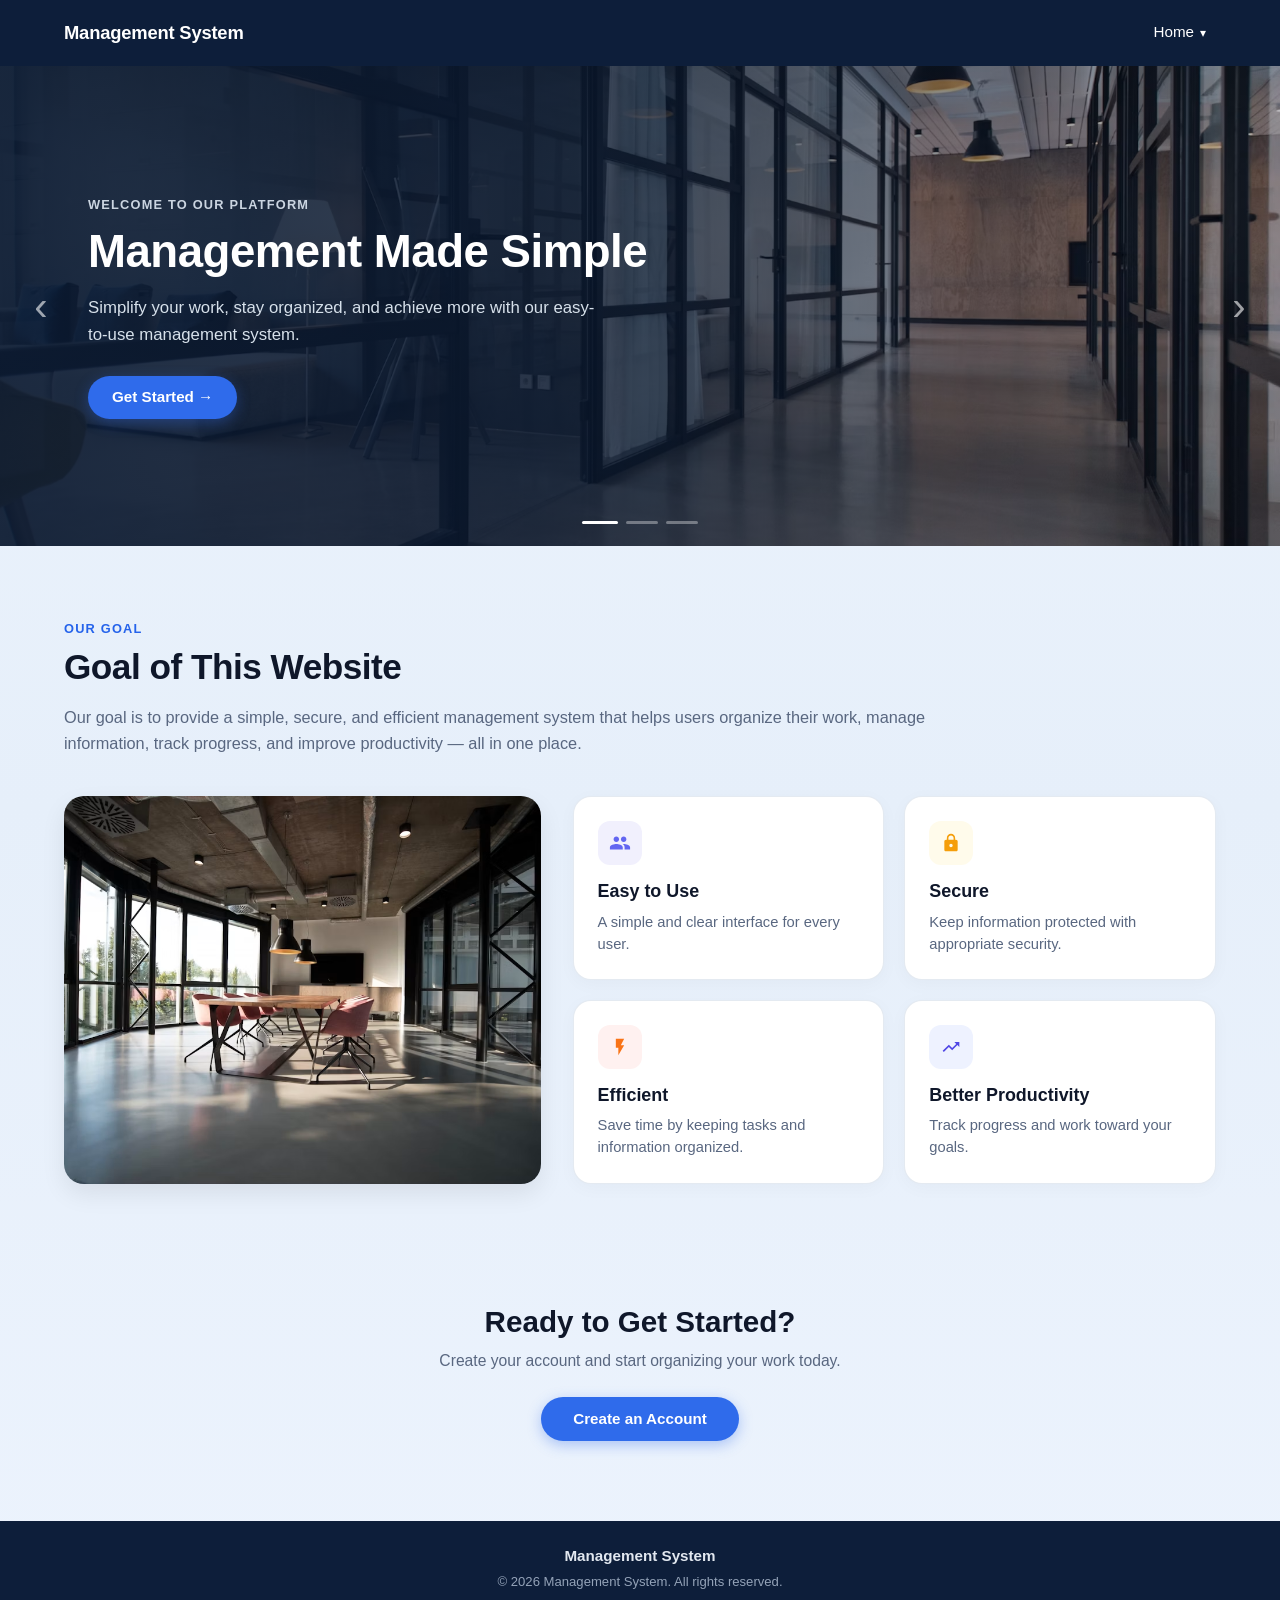
<file: index.html>
<!DOCTYPE html>
<html lang="en">
<head>
  <meta charset="UTF-8">
  <meta name="viewport" content="width=device-width, initial-scale=1.0">
  <title>Management System</title>
  <link rel="stylesheet" href="https://cdn.jsdelivr.net/npm/bootstrap@5.3.3/dist/css/bootstrap.min.css">
  <link rel="stylesheet" href="style.css">
</head>
<body class="index-body">

  <nav class="navbar custom-navbar">
    <div class="container-fluid nav-container">
      <a class="navbar-brand text-white fw-bold" href="index.html">Management System</a>
      <div class="nav-right">
        <div class="dropdown custom-nav-dropdown">
          <a class="nav-link text-white nav-dropdown-link" href="#" id="homeDropdown" role="button" data-bs-toggle="dropdown" aria-expanded="false">
            Home <span class="caret-down">▾</span>
          </a>
          <ul class="dropdown-menu custom-dropdown-menu dropdown-menu-end" aria-labelledby="homeDropdown">
            <li><a class="dropdown-item" href="login.html">Login</a></li>
            <li><a class="dropdown-item" href="login.html">Sign Up</a></li>
            <li><a class="dropdown-item" href="#">Help</a></li>
          </ul>
        </div>
      </div>
    </div>
  </nav>

  <section class="hero-carousel-section">
    <div class="carousel-container" id="heroCarousel">
      <div class="carousel-slides">
        
        <div class="carousel-slide active" style="background-image: url('resources/Slide1.avif');">
          <div class="slide-overlay"></div>
          <div class="slide-content">
            <span class="slide-badge">WELCOME TO OUR PLATFORM</span>
            <h1 class="slide-title">Management Made Simple</h1>
            <p class="slide-desc">
              Simplify your work, stay organized, and achieve more with our easy-to-use management system.
            </p>
            <a href="#" class="btn-primary-custom">Get Started →</a>
          </div>
        </div>

        <div class="carousel-slide" style="background-image: url('resources/Slide2.avif');">
          <div class="slide-overlay"></div>
          <div class="slide-content">
            <span class="slide-badge">WORK TOGETHER</span>
            <h1 class="slide-title">Better Team Collaboration</h1>
            <p class="slide-desc">
              Keep your team connected, organize responsibilities, and manage tasks in one convenient place.
            </p>
            <a href="#" class="btn-primary-custom">Join Us →</a>
          </div>
        </div>

        <div class="carousel-slide" style="background-image: url('resources/Slide3.avif');">
          <div class="slide-overlay"></div>
          <div class="slide-content">
            <span class="slide-badge">WORK SMARTER</span>
            <h1 class="slide-title">Achieve Your Goals</h1>
            <p class="slide-desc">
              Track progress, manage information, and improve productivity with a clear and organized workflow.
            </p>
            <a href="login.html" class="btn-primary-custom">Login Now →</a>
          </div>
        </div>

      </div>

      <button class="carousel-nav-btn prev-btn" id="prevSlide" aria-label="Previous slide">
        <span>&#8249;</span>
      </button>
      <button class="carousel-nav-btn next-btn" id="nextSlide" aria-label="Next slide">
        <span>&#8250;</span>
      </button>

      <div class="carousel-indicators-custom">
        <button class="indicator-bar active" data-index="0" aria-label="Slide 1"></button>
        <button class="indicator-bar" data-index="1" aria-label="Slide 2"></button>
        <button class="indicator-bar" data-index="2" aria-label="Slide 3"></button>
      </div>
    </div>
  </section>

  <section class="goal-section">
    <div class="content-container">
      <div class="section-header">
        <span class="section-tag">OUR GOAL</span>
        <h2 class="section-title">Goal of This Website</h2>
        <p class="section-subtitle">
          Our goal is to provide a simple, secure, and efficient management system that helps users organize their work, manage information, track progress, and improve productivity — all in one place.
        </p>
      </div>

      <div class="goal-grid">
        <div class="goal-image-col">
          <div class="image-wrapper">
            <img src="resources/Pic.avif" alt="Office meeting room" class="goal-img">
          </div>
        </div>

        <div class="goal-cards-col">
          <div class="feature-cards-grid">
            
            <div class="feature-card">
              <div class="card-icon-box icon-purple">
                <svg width="22" height="22" viewBox="0 0 24 24" fill="currentColor">
                  <path d="M16 11c1.66 0 2.99-1.34 2.99-3S17.66 5 16 5c-1.66 0-3 1.34-3 3s1.34 3 3 3zm-8 0c1.66 0 2.99-1.34 2.99-3S9.66 5 8 5C6.34 5 5 6.34 5 8s1.34 3 3 3zm0 2c-2.33 0-7 1.17-7 3.5V19h14v-2.5c0-2.33-4.67-3.5-7-3.5zm8 0c-.29 0-.62.02-.97.05 1.16.84 1.97 1.97 1.97 3.45V19h6v-2.5c0-2.33-4.67-3.5-7-3.5z"/>
                </svg>
              </div>
              <h3 class="card-title">Easy to Use</h3>
              <p class="card-desc">A simple and clear interface for every user.</p>
            </div>

            <div class="feature-card">
              <div class="card-icon-box icon-amber">
                <svg width="20" height="20" viewBox="0 0 24 24" fill="currentColor">
                  <path d="M18 8h-1V6c0-2.76-2.24-5-5-5S7 3.24 7 6v2H6c-1.1 0-2 .9-2 2v10c0 1.1.9 2 2 2h12c1.1 0 2-.9 2-2V10c0-1.1-.9-2-2-2zm-6 9c-1.1 0-2-.9-2-2s.9-2 2-2 2 .9 2 2-.9 2-2 2zm3.1-9H8.9V6c0-1.71 1.39-3.1 3.1-3.1 1.71 0 3.1 1.39 3.1 3.1v2z"/>
                </svg>
              </div>
              <h3 class="card-title">Secure</h3>
              <p class="card-desc">Keep information protected with appropriate security.</p>
            </div>

            <div class="feature-card">
              <div class="card-icon-box icon-coral">
                <svg width="20" height="20" viewBox="0 0 24 24" fill="currentColor">
                  <path d="M7 2v11h3v9l7-12h-4l4-8z"/>
                </svg>
              </div>
              <h3 class="card-title">Efficient</h3>
              <p class="card-desc">Save time by keeping tasks and information organized.</p>
            </div>

            <div class="feature-card">
              <div class="card-icon-box icon-blue">
                <svg width="20" height="20" viewBox="0 0 24 24" fill="currentColor">
                  <path d="M16 6l2.29 2.29-4.88 4.88-4-4L2 16.59 3.41 18l6-6 4 4 6.3-6.29L22 12V6z"/>
                </svg>
              </div>
              <h3 class="card-title">Better Productivity</h3>
              <p class="card-desc">Track progress and work toward your goals.</p>
            </div>

          </div>
        </div>
      </div>
    </div>
  </section>

  <section class="cta-section">
    <div class="content-container text-center">
      <h2 class="cta-title">Ready to Get Started?</h2>
      <p class="cta-subtitle">Create your account and start organizing your work today.</p>
      <a href="login.html" class="btn-primary-custom cta-btn">Create an Account</a>
    </div>
  </section>

  <footer class="custom-footer">
    <div class="container-fluid text-center">
      <div class="footer-brand">Management System</div>
      <div class="footer-copyright">© 2026 Management System. All rights reserved.</div>
    </div>
  </footer>

  <script src="https://cdn.jsdelivr.net/npm/bootstrap@5.3.3/dist/js/bootstrap.bundle.min.js"></script>
  <script src="script.js"></script>
</body>
</html>
</file>
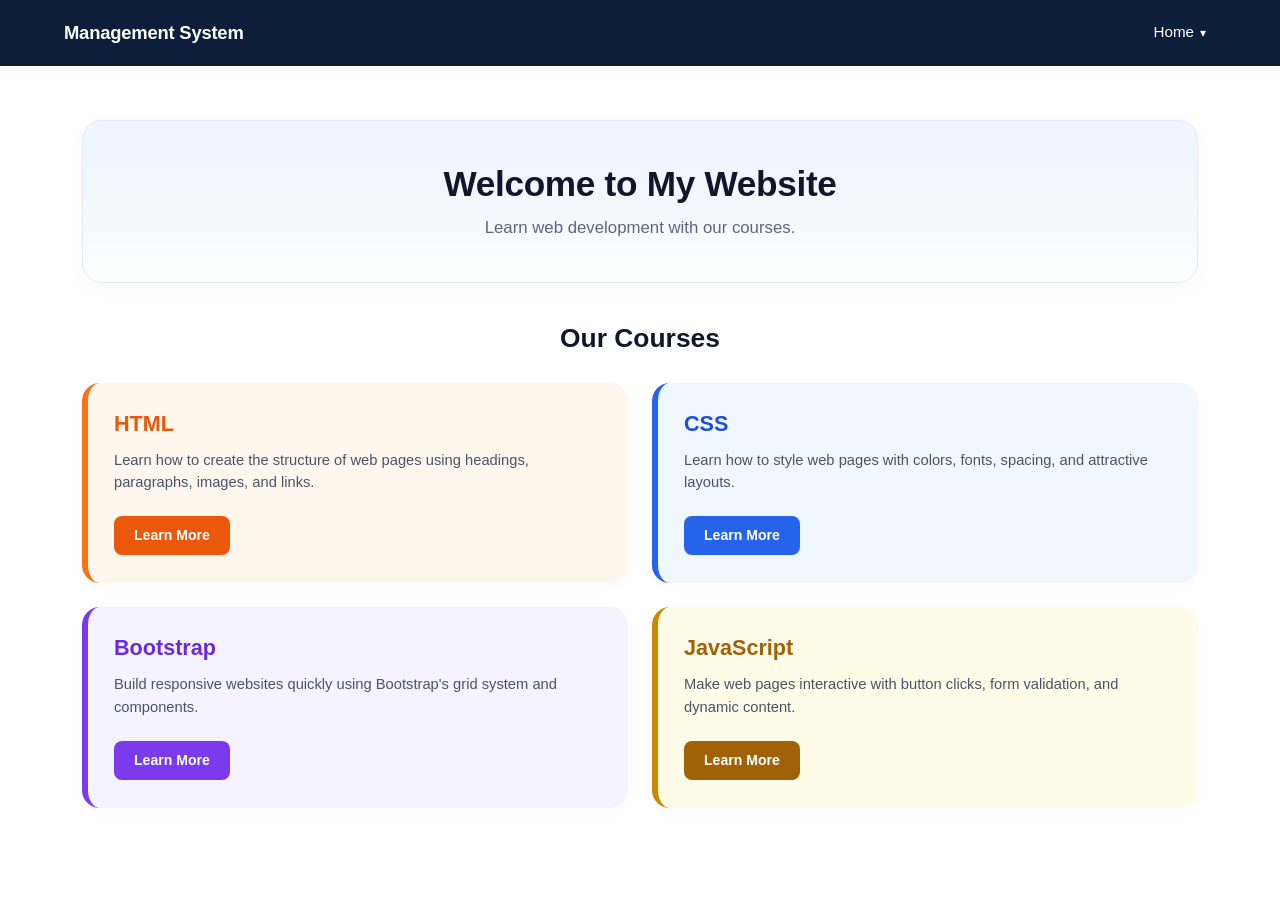
<file: courses.html>
<!DOCTYPE html>
<html lang="en">
<head>
  <meta charset="UTF-8">
  <meta name="viewport" content="width=device-width, initial-scale=1.0">
  <title>Courses - Management System</title>
  <link rel="stylesheet" href="https://cdn.jsdelivr.net/npm/bootstrap@5.3.3/dist/css/bootstrap.min.css">
  <link rel="stylesheet" href="style.css">
</head>
<body class="courses-body">

  <nav class="navbar custom-navbar">
    <div class="container-fluid nav-container">
      <a class="navbar-brand text-white fw-bold" href="index.html">Management System</a>
      <div class="nav-right">
        <div class="dropdown custom-nav-dropdown">
          <a class="nav-link text-white nav-dropdown-link" href="#" id="coursesNavDropdown" role="button" data-bs-toggle="dropdown" aria-expanded="false">
            Home <span class="caret-down">▾</span>
          </a>
          <ul class="dropdown-menu custom-dropdown-menu dropdown-menu-end" aria-labelledby="coursesNavDropdown">
            <li><a class="dropdown-item" href="login.html">Login</a></li>
            <li><a class="dropdown-item" href="login.html">Sign Up</a></li>
            <li><a class="dropdown-item" href="#">Help</a></li>
          </ul>
        </div>
      </div>
    </div>
  </nav>

  <main class="courses-main-container">
    <div class="container py-4">
      
      <section class="welcome-banner-card text-center">
        <h1 class="welcome-banner-title">Welcome to My Website</h1>
        <p class="welcome-banner-subtitle">Learn web development with our courses.</p>
      </section>

      <section class="courses-section">
        <h2 class="courses-heading text-center">Our Courses</h2>

        <div class="courses-grid">
          
          <div class="course-card course-html">
            <h3 class="course-title title-html">HTML</h3>
            <p class="course-desc">
              Learn how to create the structure of web pages using headings, paragraphs, images, and links.
            </p>
            <button 
              type="button" 
              class="btn-course btn-html open-course-modal" 
              data-title="HTML" 
              data-desc="HTML stands for HyperText Markup Language. It creates the structure of a web page using headings, paragraphs, images, and links."
            >
              Learn More
            </button>
          </div>

          <div class="course-card course-css">
            <h3 class="course-title title-css">CSS</h3>
            <p class="course-desc">
              Learn how to style web pages with colors, fonts, spacing, and attractive layouts.
            </p>
            <button 
              type="button" 
              class="btn-course btn-css open-course-modal" 
              data-title="CSS" 
              data-desc="CSS stands for Cascading Style Sheets. It controls the appearance of web pages, including colors, fonts, spacing, and layouts."
            >
              Learn More
            </button>
          </div>

          <div class="course-card course-bootstrap">
            <h3 class="course-title title-bootstrap">Bootstrap</h3>
            <p class="course-desc">
              Build responsive websites quickly using Bootstrap's grid system and components.
            </p>
            <button 
              type="button" 
              class="btn-course btn-bootstrap open-course-modal" 
              data-title="Bootstrap" 
              data-desc="Bootstrap is a front-end framework. It provides ready-made components and a responsive grid system to build websites quickly."
            >
              Learn More
            </button>
          </div>

          <div class="course-card course-javascript">
            <h3 class="course-title title-javascript">JavaScript</h3>
            <p class="course-desc">
              Make web pages interactive with button clicks, form validation, and dynamic content.
            </p>
            <button 
              type="button" 
              class="btn-course btn-javascript open-course-modal" 
              data-title="JavaScript" 
              data-desc="JavaScript is a programming language that makes web pages interactive. It can handle button clicks, form validation, popups, and dynamic content."
            >
              Learn More
            </button>
          </div>

        </div>
      </section>

    </div>
  </main>

  <div class="custom-modal-backdrop" id="courseModalBackdrop">
    <div class="custom-modal-dialog">
      <div class="custom-modal-header">
        <h3 class="custom-modal-title">Course Details</h3>
        <button type="button" class="custom-modal-close-btn" id="closeModalCross" aria-label="Close">&times;</button>
      </div>

      <div class="custom-modal-body">
        <h4 class="modal-detail-title" id="modalCourseTitle">Course Title</h4>
        <p class="modal-detail-desc" id="modalCourseDesc">Course description text.</p>
      </div>

      <div class="custom-modal-footer">
        <button type="button" class="btn-modal-close" id="closeModalBtn">Close</button>
      </div>
    </div>
  </div>

  <script src="https://cdn.jsdelivr.net/npm/bootstrap@5.3.3/dist/js/bootstrap.bundle.min.js"></script>
  <script src="script.js"></script>
</body>
</html>
</file>
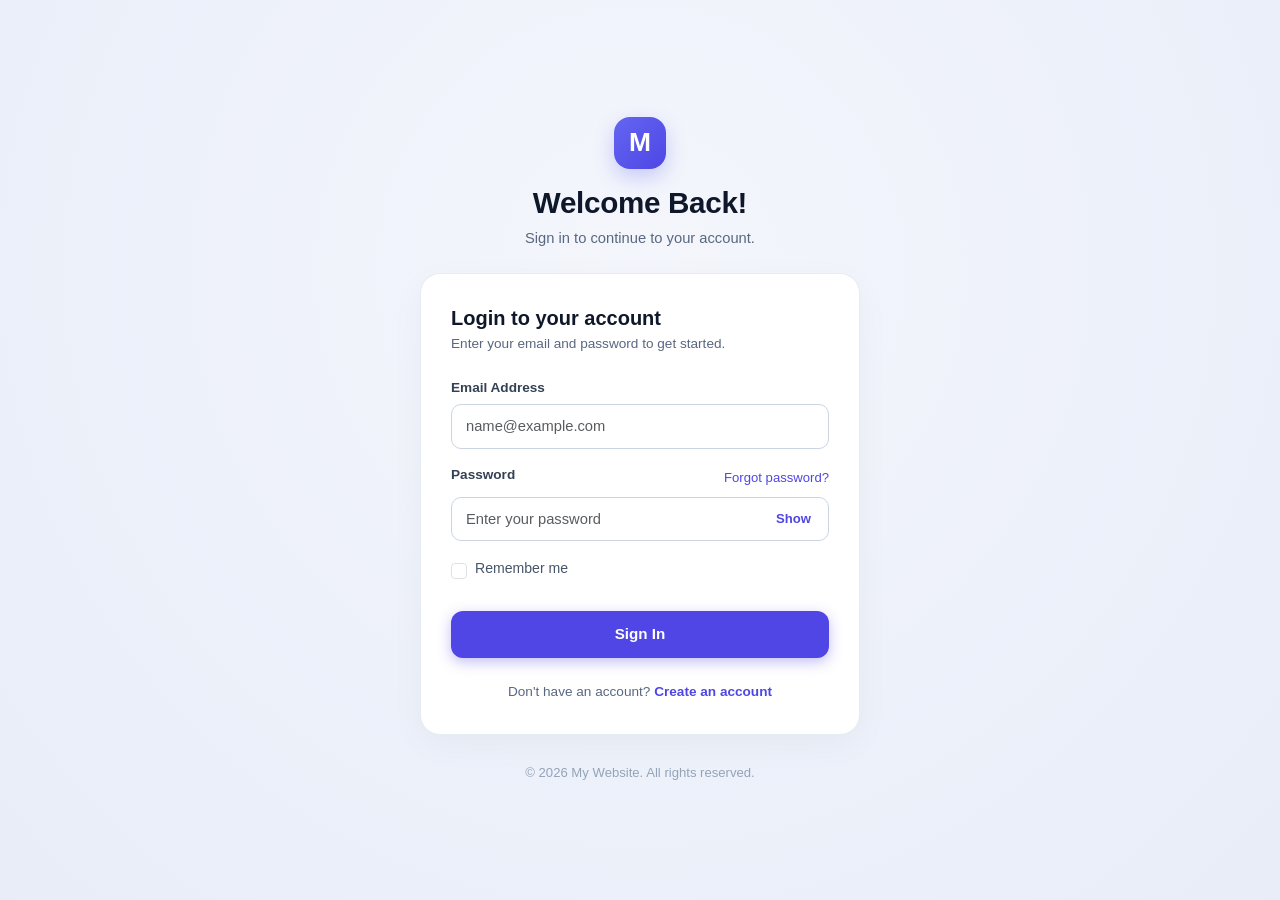
<file: login.html>
<!DOCTYPE html>
<html lang="en">
<head>
  <meta charset="UTF-8">
  <meta name="viewport" content="width=device-width, initial-scale=1.0">
  <title>Login - Management System</title>
  <link rel="stylesheet" href="https://cdn.jsdelivr.net/npm/bootstrap@5.3.3/dist/css/bootstrap.min.css">
  <link rel="stylesheet" href="style.css">
</head>
<body class="login-body">

  <div class="login-page-container">
    
    <div class="login-header text-center">
      <div class="brand-badge-m">M</div>
      <h1 class="welcome-title">Welcome Back!</h1>
      <p class="welcome-subtitle">Sign in to continue to your account.</p>
    </div>

    <div class="login-card">
      <div class="card-header-text">
        <h2 class="form-title">Login to your account</h2>
        <p class="form-subtitle">Enter your email and password to get started.</p>
      </div>

      <form id="loginForm">
        <div class="mb-3">
          <label for="emailInput" class="form-label-custom">Email Address</label>
          <input 
            type="email" 
            class="form-control custom-input" 
            id="emailInput" 
            placeholder="name@example.com" 
            required
          >
        </div>

        <div class="mb-3">
          <div class="password-label-row">
            <label for="passwordInput" class="form-label-custom">Password</label>
            <a href="#" class="forgot-link">Forgot password?</a>
          </div>
          <div class="password-input-wrapper">
            <input 
              type="password" 
              class="form-control custom-input password-input" 
              id="passwordInput" 
              placeholder="Enter your password" 
              required
            >
            <button type="button" class="btn-toggle-password" id="togglePassword">Show</button>
          </div>
        </div>

        <div class="mb-4 form-check custom-checkbox-row">
          <input type="checkbox" class="form-check-input custom-checkbox" id="rememberMe">
          <label class="form-check-label check-label" for="rememberMe">Remember me</label>
        </div>

        <button type="submit" class="btn-sign-in">Sign In</button>
      </form>

      <div class="card-footer-link text-center">
        Don't have an account? <a href="#" class="create-account-link">Create an account</a>
      </div>
    </div>

    <footer class="login-footer text-center">
      © 2026 My Website. All rights reserved.
    </footer>

  </div>

  <script>
    const toggleBtn = document.getElementById('togglePassword');
    const passwordInput = document.getElementById('passwordInput');

    if (toggleBtn && passwordInput) {
      toggleBtn.addEventListener('click', () => {
        if (passwordInput.type === 'password') {
          passwordInput.type = 'text';
          toggleBtn.textContent = 'Hide';
        } else {
          passwordInput.type = 'password';
          toggleBtn.textContent = 'Show';
        }
      });
    }

    const loginForm = document.getElementById('loginForm');
    if (loginForm) {
      loginForm.addEventListener('submit', (e) => {
        e.preventDefault();
        alert('Login successful!');
        window.location.href = 'courses.html';
      });
    }
  </script>
</body>
</html>
</file>
<file: style.css>
:root {
  --primary-navy: #0d1e3a;
  --btn-blue: #2f6beb;
  --btn-blue-hover: #2154c4;
  --text-dark: #0f172a;
  --text-muted: #596780;
  --text-light-desc: #d6e0ea;
  --bg-light: #f8fafc;
  --card-border: #eef2f6;
  --font-family: -apple-system, BlinkMacSystemFont, "Segoe UI", Roboto, "Helvetica Neue", Arial, sans-serif;
}

* {
  margin: 0;
  padding: 0;
  box-sizing: border-box;
}

body {
  font-family: var(--font-family);
  background-color: #ffffff;
  color: var(--text-dark);
  line-height: 1.5;
  -webkit-font-smoothing: antialiased;
}

a {
  text-decoration: none;
}

.custom-navbar {
  background-color: var(--primary-navy) !important;
  padding: 14px 0;
  width: 100%;
  position: relative;
  z-index: 100;
}

.nav-container {
  max-width: 1200px;
  margin: 0 auto;
  padding: 0 24px;
  display: flex;
  justify-content: space-between;
  align-items: center;
}

.custom-navbar .navbar-brand {
  font-size: 1.15rem;
  font-weight: 700;
  color: #ffffff !important;
  letter-spacing: -0.2px;
}

.custom-nav-dropdown {
  position: relative;
  display: inline-block;
}

.nav-dropdown-link {
  color: #ffffff !important;
  font-size: 0.95rem;
  font-weight: 500;
  display: inline-flex;
  align-items: center;
  gap: 4px;
  cursor: pointer;
  padding: 6px 10px;
  border-radius: 6px;
  transition: color 0.15s ease, opacity 0.15s ease;
  user-select: none;
}

.nav-dropdown-link:hover,
.custom-nav-dropdown:hover .nav-dropdown-link,
.custom-nav-dropdown.show .nav-dropdown-link,
.custom-nav-dropdown:focus-within .nav-dropdown-link {
  color: #60a5fa !important;
  opacity: 1;
}

.caret-down {
  font-size: 0.75rem;
  margin-left: 2px;
  transition: transform 0.2s ease;
}

.custom-dropdown-menu {
  position: absolute;
  top: 100%;
  right: 0;
  background-color: #ffffff !important;
  border-radius: 12px !important;
  padding: 8px 0 !important;
  min-width: 120px !important;
  box-shadow: 0 10px 25px rgba(0, 0, 0, 0.14) !important;
  border: 1px solid rgba(0, 0, 0, 0.05) !important;
  margin-top: 6px !important;
  list-style: none !important;
  z-index: 1050 !important;
  display: none;
}

.custom-nav-dropdown.show .custom-dropdown-menu,
.custom-dropdown-menu.show {
  display: block !important;
}

.custom-dropdown-menu .dropdown-item {
  display: block;
  padding: 7px 18px !important;
  font-size: 0.9rem !important;
  color: #334155 !important;
  font-weight: 500 !important;
  text-decoration: none;
  background: transparent;
  transition: background-color 0.15s ease, color 0.15s ease;
}

.custom-dropdown-menu .dropdown-item:hover {
  background-color: #f1f5f9 !important;
  color: #0f172a !important;
}

.hero-carousel-section {
  position: relative;
  width: 100%;
  overflow: hidden;
  background-color: #050e1d;
}

.carousel-container {
  position: relative;
  width: 100%;
  height: 480px;
}

.carousel-slides {
  position: relative;
  width: 100%;
  height: 100%;
}

.carousel-slide {
  position: absolute;
  top: 0;
  left: 0;
  width: 100%;
  height: 100%;
  background-size: cover;
  background-position: center;
  opacity: 0;
  visibility: hidden;
  transition: opacity 0.6s ease-in-out, visibility 0.6s ease-in-out;
  display: flex;
  align-items: center;
}

.carousel-slide.active {
  opacity: 1;
  visibility: visible;
  z-index: 1;
}

.slide-overlay {
  position: absolute;
  top: 0;
  left: 0;
  width: 100%;
  height: 100%;
  background: linear-gradient(
    90deg,
    rgba(10, 25, 48, 0.92) 0%,
    rgba(10, 25, 48, 0.82) 42%,
    rgba(10, 25, 48, 0.45) 75%,
    rgba(10, 25, 48, 0.25) 100%
  );
  z-index: 1;
}

.slide-content {
  position: relative;
  z-index: 2;
  max-width: 1200px;
  width: 100%;
  margin: 0 auto;
  padding: 0 48px;
}

.slide-badge {
  display: inline-block;
  font-size: 0.8rem;
  font-weight: 700;
  letter-spacing: 1.2px;
  color: #cbd5e1;
  text-transform: uppercase;
  margin-bottom: 12px;
}

.slide-title {
  color: #ffffff;
  font-size: 2.85rem;
  font-weight: 800;
  line-height: 1.15;
  margin-bottom: 16px;
  letter-spacing: -0.5px;
}

.slide-desc {
  color: var(--text-light-desc);
  font-size: 1.05rem;
  line-height: 1.6;
  max-width: 520px;
  margin-bottom: 28px;
}

.btn-primary-custom {
  display: inline-flex;
  align-items: center;
  justify-content: center;
  background-color: var(--btn-blue);
  color: #ffffff;
  padding: 10px 24px;
  border-radius: 9999px;
  font-size: 0.95rem;
  font-weight: 600;
  box-shadow: 0 4px 14px rgba(47, 107, 235, 0.35);
  transition: all 0.25s ease;
  border: none;
  cursor: pointer;
}

.btn-primary-custom:hover {
  background-color: var(--btn-blue-hover);
  color: #ffffff;
  transform: translateY(-1px);
  box-shadow: 0 6px 18px rgba(47, 107, 235, 0.45);
}

.carousel-nav-btn {
  position: absolute;
  top: 50%;
  transform: translateY(-50%);
  z-index: 10;
  background: transparent;
  border: none;
  color: rgba(255, 255, 255, 0.6);
  font-size: 2.5rem;
  line-height: 1;
  width: 50px;
  height: 50px;
  display: flex;
  align-items: center;
  justify-content: center;
  cursor: pointer;
  transition: color 0.2s ease, transform 0.2s ease;
  user-select: none;
}

.carousel-nav-btn:hover {
  color: #ffffff;
  transform: translateY(-50%) scale(1.15);
}

.prev-btn {
  left: 16px;
}

.next-btn {
  right: 16px;
}

.carousel-indicators-custom {
  position: absolute;
  bottom: 22px;
  left: 50%;
  transform: translateX(-50%);
  display: flex;
  gap: 8px;
  z-index: 10;
}

.indicator-bar {
  width: 32px;
  height: 3px;
  border-radius: 3px;
  background-color: rgba(255, 255, 255, 0.35);
  border: none;
  cursor: pointer;
  transition: background-color 0.3s ease, width 0.3s ease;
  padding: 0;
}

.indicator-bar.active {
  background-color: #ffffff;
  width: 36px;
}

.index-body {
  background-color: #eaf1fb;
  background-image: linear-gradient(180deg, #edf4fd 0%, #e6effa 50%, #ecf3fd 100%);
  min-height: 100vh;
}

.goal-section {
  padding: 70px 0 50px 0;
  background-color: transparent;
}

.content-container {
  max-width: 1200px;
  margin: 0 auto;
  padding: 0 24px;
}

.section-header {
  margin-bottom: 40px;
}

.section-tag {
  display: inline-block;
  color: #2563eb;
  font-size: 0.8rem;
  font-weight: 700;
  letter-spacing: 1.2px;
  text-transform: uppercase;
  margin-bottom: 8px;
}

.section-title {
  color: var(--text-dark);
  font-size: 2.2rem;
  font-weight: 800;
  letter-spacing: -0.5px;
  margin-bottom: 16px;
}

.section-subtitle {
  color: var(--text-muted);
  font-size: 1.02rem;
  line-height: 1.6;
  max-width: 900px;
}

.goal-grid {
  display: grid;
  grid-template-columns: 1fr 1.35fr;
  gap: 32px;
  align-items: stretch;
}

.goal-image-col {
  display: flex;
}

.image-wrapper {
  width: 100%;
  height: 100%;
  min-height: 340px;
  border-radius: 20px;
  overflow: hidden;
  box-shadow: 0 10px 25px rgba(0, 0, 0, 0.08);
}

.goal-img {
  width: 100%;
  height: 100%;
  object-fit: cover;
  display: block;
}

.feature-cards-grid {
  display: grid;
  grid-template-columns: repeat(2, 1fr);
  gap: 20px;
  height: 100%;
}

.feature-card {
  background: #ffffff;
  border-radius: 18px;
  padding: 24px;
  border: 1px solid rgba(226, 232, 240, 0.9);
  box-shadow: 0 4px 18px rgba(0, 0, 0, 0.03);
  display: flex;
  flex-direction: column;
  cursor: pointer;
  transition: transform 0.28s cubic-bezier(0.16, 1, 0.3, 1), 
              box-shadow 0.28s cubic-bezier(0.16, 1, 0.3, 1), 
              border-color 0.25s ease;
}

.feature-card:hover {
  transform: translateY(-8px);
  box-shadow: 0 18px 36px rgba(15, 23, 42, 0.12), 0 4px 12px rgba(37, 99, 235, 0.08);
  border-color: #93c5fd;
}

.card-icon-box {
  width: 44px;
  height: 44px;
  border-radius: 12px;
  display: flex;
  align-items: center;
  justify-content: center;
  margin-bottom: 16px;
  transition: transform 0.25s cubic-bezier(0.16, 1, 0.3, 1), box-shadow 0.25s ease;
}

.feature-card:hover .card-icon-box {
  transform: scale(1.12);
}

.feature-card:hover .icon-purple {
  box-shadow: 0 4px 12px rgba(99, 102, 241, 0.28);
}

.feature-card:hover .icon-amber {
  box-shadow: 0 4px 12px rgba(245, 158, 11, 0.28);
}

.feature-card:hover .icon-coral {
  box-shadow: 0 4px 12px rgba(249, 115, 22, 0.28);
}

.feature-card:hover .icon-blue {
  box-shadow: 0 4px 12px rgba(79, 70, 229, 0.28);
}

.icon-purple {
  background-color: #f1f0fd;
  color: #6366f1;
}

.icon-amber {
  background-color: #fffbeb;
  color: #f59e0b;
}

.icon-coral {
  background-color: #fff1f0;
  color: #f97316;
}

.icon-blue {
  background-color: #eef2ff;
  color: #4f46e5;
}

.card-title {
  font-size: 1.12rem;
  font-weight: 700;
  color: var(--text-dark);
  margin-bottom: 8px;
  transition: color 0.2s ease;
}

.feature-card:hover .card-title {
  color: #1d4ed8;
}

.card-desc {
  font-size: 0.92rem;
  color: var(--text-muted);
  line-height: 1.5;
  margin: 0;
}

.cta-section {
  padding: 70px 0 80px 0;
  background-color: transparent;
}

.cta-title {
  font-size: 1.85rem;
  font-weight: 800;
  color: var(--text-dark);
  margin-bottom: 10px;
}

.cta-subtitle {
  font-size: 0.98rem;
  color: var(--text-muted);
  margin-bottom: 24px;
}

.cta-btn {
  padding: 11px 32px;
  font-size: 0.95rem;
}

.custom-footer {
  background-color: var(--primary-navy);
  padding: 24px 0 20px 0;
  color: #cbd5e1;
}

.footer-brand {
  font-size: 0.95rem;
  font-weight: 600;
  color: #e2e8f0;
  margin-bottom: 4px;
}

.footer-copyright {
  font-size: 0.82rem;
  color: #94a3b8;
}

.login-body {
  background: radial-gradient(circle at 50% 30%, #f4f6fc 0%, #edf1fa 55%, #e9edf8 100%);
  min-height: 100vh;
  display: flex;
  align-items: center;
  justify-content: center;
  padding: 40px 16px;
}

.login-page-container {
  width: 100%;
  max-width: 440px;
  margin: 0 auto;
}

.login-header {
  margin-bottom: 24px;
}

.brand-badge-m {
  width: 52px;
  height: 52px;
  background: linear-gradient(135deg, #6366f1 0%, #4f46e5 100%);
  color: #ffffff;
  font-size: 1.65rem;
  font-weight: 800;
  border-radius: 16px;
  display: inline-flex;
  align-items: center;
  justify-content: center;
  margin-bottom: 16px;
  box-shadow: 0 8px 20px rgba(99, 102, 241, 0.3);
}

.welcome-title {
  font-size: 1.85rem;
  font-weight: 800;
  color: var(--text-dark);
  margin-bottom: 6px;
  letter-spacing: -0.3px;
}

.welcome-subtitle {
  color: var(--text-muted);
  font-size: 0.92rem;
  margin: 0;
}

.login-card {
  background: #ffffff;
  border-radius: 20px;
  padding: 32px 30px;
  box-shadow: 0 10px 35px rgba(0, 0, 0, 0.04);
  border: 1px solid rgba(226, 232, 240, 0.8);
}

.card-header-text {
  margin-bottom: 24px;
}

.form-title {
  font-size: 1.25rem;
  font-weight: 700;
  color: var(--text-dark);
  margin-bottom: 4px;
}

.form-subtitle {
  color: var(--text-muted);
  font-size: 0.85rem;
  margin: 0;
}

.form-label-custom {
  font-size: 0.85rem;
  font-weight: 600;
  color: #334155;
  margin-bottom: 6px;
  display: block;
}

.custom-input {
  border: 1px solid #cbd5e1;
  border-radius: 10px;
  padding: 10px 14px;
  font-size: 0.92rem;
  color: var(--text-dark);
  transition: border-color 0.2s ease, box-shadow 0.2s ease;
}

.custom-input:focus {
  border-color: #6366f1;
  box-shadow: 0 0 0 3px rgba(99, 102, 241, 0.15);
  outline: none;
}

.password-label-row {
  display: flex;
  justify-content: space-between;
  align-items: center;
  margin-bottom: 6px;
}

.forgot-link {
  font-size: 0.82rem;
  font-weight: 500;
  color: #4f46e5;
  transition: text-decoration 0.2s ease;
}

.forgot-link:hover {
  text-decoration: underline;
}

.password-input-wrapper {
  position: relative;
  display: flex;
  align-items: center;
}

.password-input-wrapper .password-input {
  padding-right: 56px;
  width: 100%;
}

.btn-toggle-password {
  position: absolute;
  right: 12px;
  background: transparent;
  border: none;
  font-size: 0.82rem;
  font-weight: 600;
  color: #4f46e5;
  cursor: pointer;
  padding: 4px 6px;
}

.btn-toggle-password:hover {
  color: #3730a3;
}

.custom-checkbox-row {
  display: flex;
  align-items: center;
  gap: 8px;
  margin-top: 14px;
}

.custom-checkbox {
  width: 16px;
  height: 16px;
  cursor: pointer;
  border-radius: 4px;
}

.check-label {
  font-size: 0.88rem;
  color: #475569;
  cursor: pointer;
  user-select: none;
  margin: 0;
}

.btn-sign-in {
  width: 100%;
  background: #4f46e5;
  color: #ffffff;
  border: none;
  border-radius: 12px;
  padding: 12px;
  font-size: 0.95rem;
  font-weight: 600;
  cursor: pointer;
  box-shadow: 0 4px 14px rgba(79, 70, 229, 0.35);
  transition: background-color 0.2s ease, transform 0.2s ease;
  margin-top: 6px;
}

.btn-sign-in:hover {
  background: #4338ca;
  transform: translateY(-1px);
}

.card-footer-link {
  margin-top: 24px;
  font-size: 0.85rem;
  color: var(--text-muted);
}

.create-account-link {
  color: #4f46e5;
  font-weight: 600;
}

.create-account-link:hover {
  text-decoration: underline;
}

.login-footer {
  margin-top: 28px;
  font-size: 0.82rem;
  color: #94a3b8;
}

.courses-body {
  background-color: #ffffff;
  min-height: 100vh;
}

.courses-main-container {
  padding: 30px 0 60px 0;
}

.welcome-banner-card {
  background: linear-gradient(180deg, #edf5ff 0%, #f4f8fe 60%, #ffffff 100%);
  border-radius: 20px;
  padding: 42px 24px;
  margin-bottom: 40px;
  box-shadow: 0 4px 20px rgba(0, 0, 0, 0.03);
  border: 1px solid #e2e8f0;
}

.welcome-banner-title {
  font-size: 2.2rem;
  font-weight: 800;
  color: var(--text-dark);
  margin-bottom: 10px;
  letter-spacing: -0.3px;
}

.welcome-banner-subtitle {
  font-size: 1.05rem;
  color: var(--text-muted);
  margin: 0;
}

.courses-heading {
  font-size: 1.65rem;
  font-weight: 800;
  color: var(--text-dark);
  margin-bottom: 28px;
}

.courses-grid {
  display: grid;
  grid-template-columns: repeat(2, 1fr);
  gap: 24px;
}

.course-card {
  border-radius: 18px;
  padding: 28px 26px;
  display: flex;
  flex-direction: column;
  justify-content: space-between;
  transition: transform 0.2s ease, box-shadow 0.2s ease;
  box-shadow: 0 4px 16px rgba(0, 0, 0, 0.02);
}

.course-card:hover {
  transform: translateY(-2px);
  box-shadow: 0 8px 24px rgba(0, 0, 0, 0.05);
}

.course-title {
  font-size: 1.35rem;
  font-weight: 800;
  margin-bottom: 12px;
}

.course-desc {
  font-size: 0.92rem;
  color: #475569;
  line-height: 1.55;
  margin-bottom: 22px;
  flex-grow: 1;
}

.btn-course {
  align-self: flex-start;
  padding: 9px 20px;
  border-radius: 8px;
  font-size: 0.88rem;
  font-weight: 600;
  color: #ffffff;
  display: inline-block;
  transition: opacity 0.2s ease, transform 0.2s ease;
}

.btn-course:hover {
  color: #ffffff;
  opacity: 0.9;
  transform: translateY(-1px);
}

.course-html {
  background-color: #fff6ee;
  border-left: 6px solid #f97316;
}
.title-html {
  color: #ea580c;
}
.btn-html {
  background-color: #ea580c;
  border: none;
}

.course-css {
  background-color: #f0f7ff;
  border-left: 6px solid #2563eb;
}
.title-css {
  color: #1d4ed8;
}
.btn-css {
  background-color: #2563eb;
  border: none;
}

.course-bootstrap {
  background-color: #f5f3ff;
  border-left: 6px solid #7c3aed;
}
.title-bootstrap {
  color: #6d28d9;
}
.btn-bootstrap {
  background-color: #7c3aed;
  border: none;
}

.course-javascript {
  background-color: #fefce8;
  border-left: 6px solid #ca8a04;
}
.title-javascript {
  color: #a16207;
}
.btn-javascript {
  background-color: #a16207;
  border: none;
}

.custom-modal-backdrop {
  position: fixed;
  top: 0;
  left: 0;
  width: 100vw;
  height: 100vh;
  background-color: rgba(15, 23, 42, 0.45);
  display: flex;
  align-items: center;
  justify-content: center;
  z-index: 2000;
  opacity: 0;
  visibility: hidden;
  transition: opacity 0.2s ease, visibility 0.2s ease;
  padding: 16px;
}

.custom-modal-backdrop.show {
  opacity: 1;
  visibility: visible;
}

.custom-modal-dialog {
  background: #ffffff;
  width: 100%;
  max-width: 480px;
  border-radius: 12px;
  box-shadow: 0 20px 45px rgba(0, 0, 0, 0.16);
  transform: translateY(-20px);
  transition: transform 0.25s cubic-bezier(0.16, 1, 0.3, 1);
  overflow: hidden;
}

.custom-modal-backdrop.show .custom-modal-dialog {
  transform: translateY(0);
}

.custom-modal-header {
  display: flex;
  justify-content: space-between;
  align-items: center;
  padding: 14px 20px;
  border-bottom: 1px solid #f1f5f9;
}

.custom-modal-title {
  font-size: 1.05rem;
  font-weight: 600;
  color: #1e293b;
  margin: 0;
}

.custom-modal-close-btn {
  background: transparent;
  border: none;
  font-size: 1.4rem;
  line-height: 1;
  color: #64748b;
  cursor: pointer;
  padding: 0 4px;
  transition: color 0.15s ease;
}

.custom-modal-close-btn:hover {
  color: #0f172a;
}

.custom-modal-body {
  padding: 20px 20px 16px 20px;
}

.modal-detail-title {
  font-size: 1.25rem;
  font-weight: 700;
  color: #0f172a;
  margin-bottom: 8px;
}

.modal-detail-desc {
  font-size: 0.92rem;
  color: #475569;
  line-height: 1.6;
  margin: 0;
}

.custom-modal-footer {
  display: flex;
  justify-content: flex-end;
  padding: 10px 20px 16px 20px;
}

.btn-modal-close {
  background-color: #52525b;
  color: #ffffff;
  border: none;
  border-radius: 6px;
  padding: 7px 18px;
  font-size: 0.88rem;
  font-weight: 500;
  cursor: pointer;
  transition: background-color 0.15s ease;
}

.btn-modal-close:hover {
  background-color: #3f3f46;
}

@media (max-width: 992px) {
  .slide-title {
    font-size: 2.2rem;
  }
  
  .goal-grid {
    grid-template-columns: 1fr;
    gap: 28px;
  }

  .image-wrapper {
    min-height: 280px;
    max-height: 380px;
  }

  .courses-grid {
    grid-template-columns: 1fr;
  }
}

@media (max-width: 640px) {
  .carousel-container {
    height: 420px;
  }

  .slide-content {
    padding: 0 24px;
  }

  .slide-title {
    font-size: 1.85rem;
  }

  .slide-desc {
    font-size: 0.95rem;
  }

  .section-title {
    font-size: 1.75rem;
  }

  .feature-cards-grid {
    grid-template-columns: 1fr;
  }

  .carousel-nav-btn {
    width: 36px;
    height: 36px;
    font-size: 2rem;
  }

  .welcome-banner-title {
    font-size: 1.75rem;
  }

  .courses-grid {
    grid-template-columns: 1fr;
  }
}
</file>
